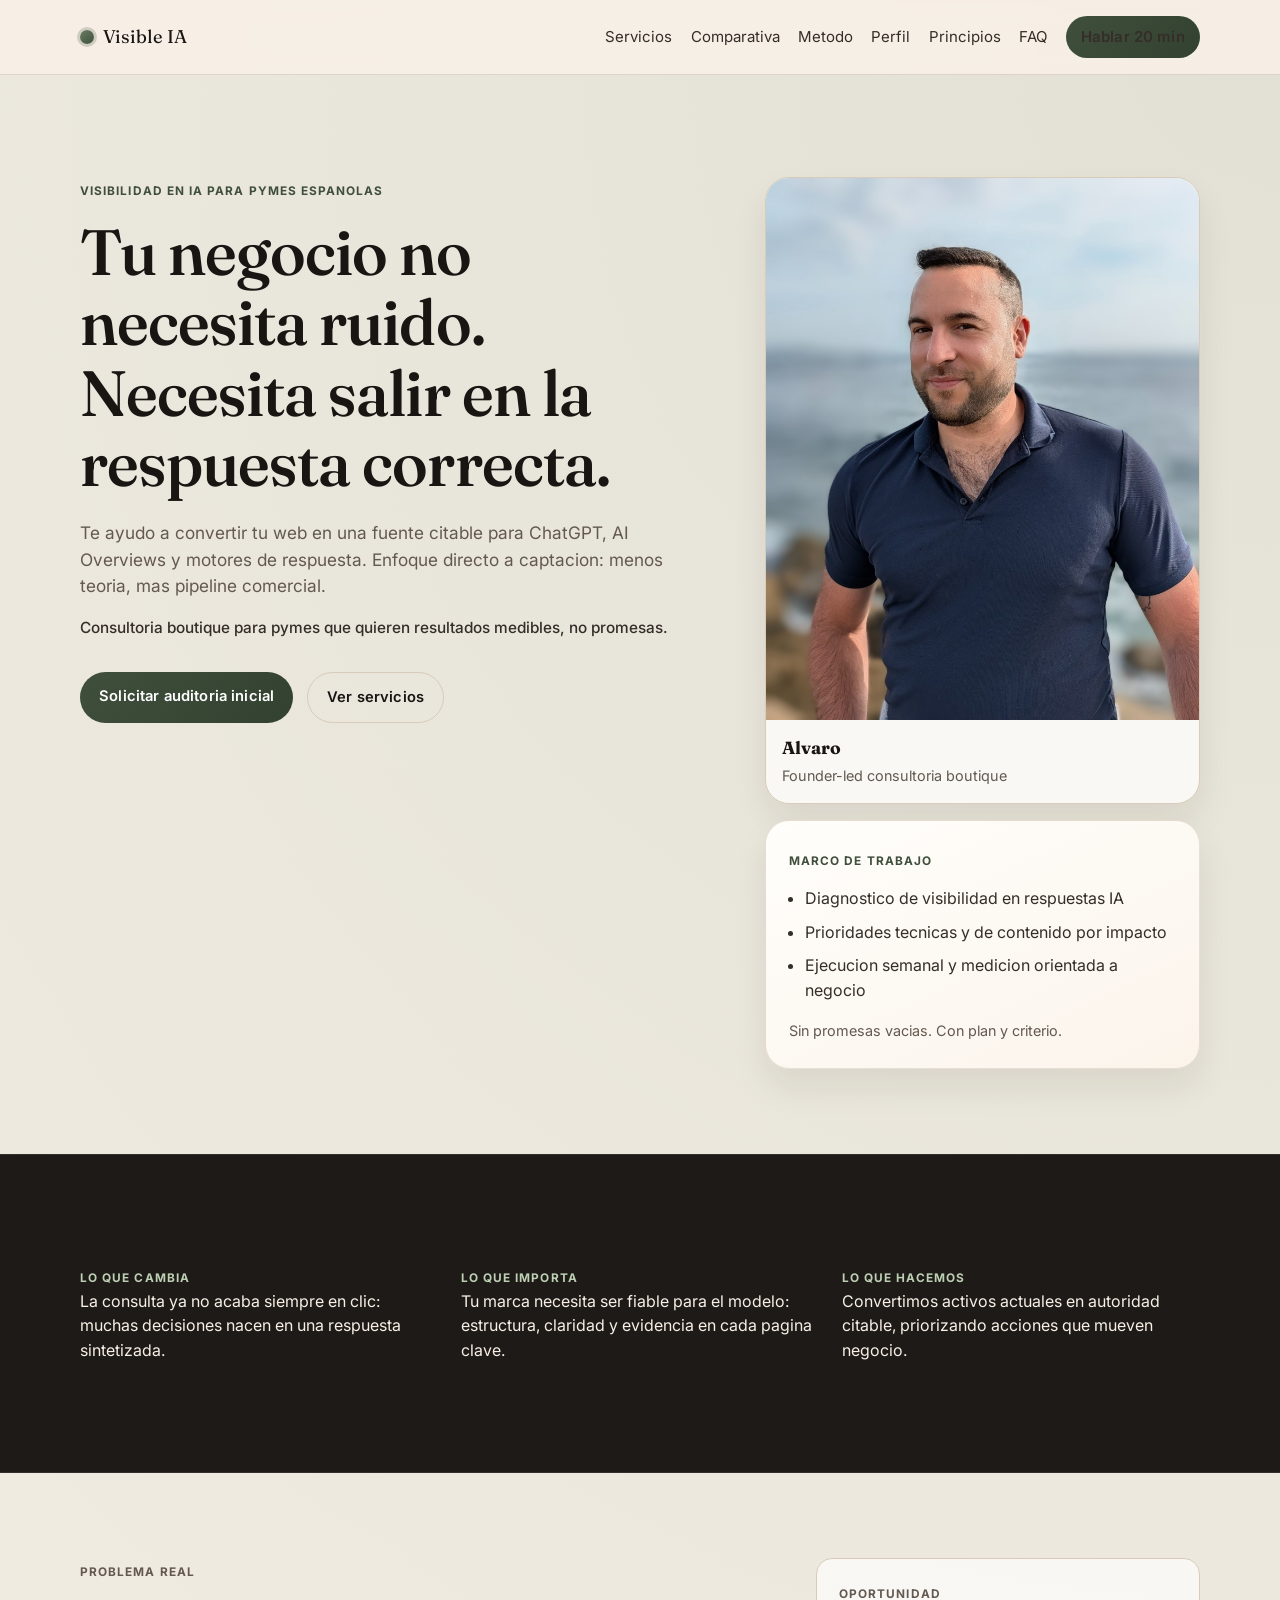
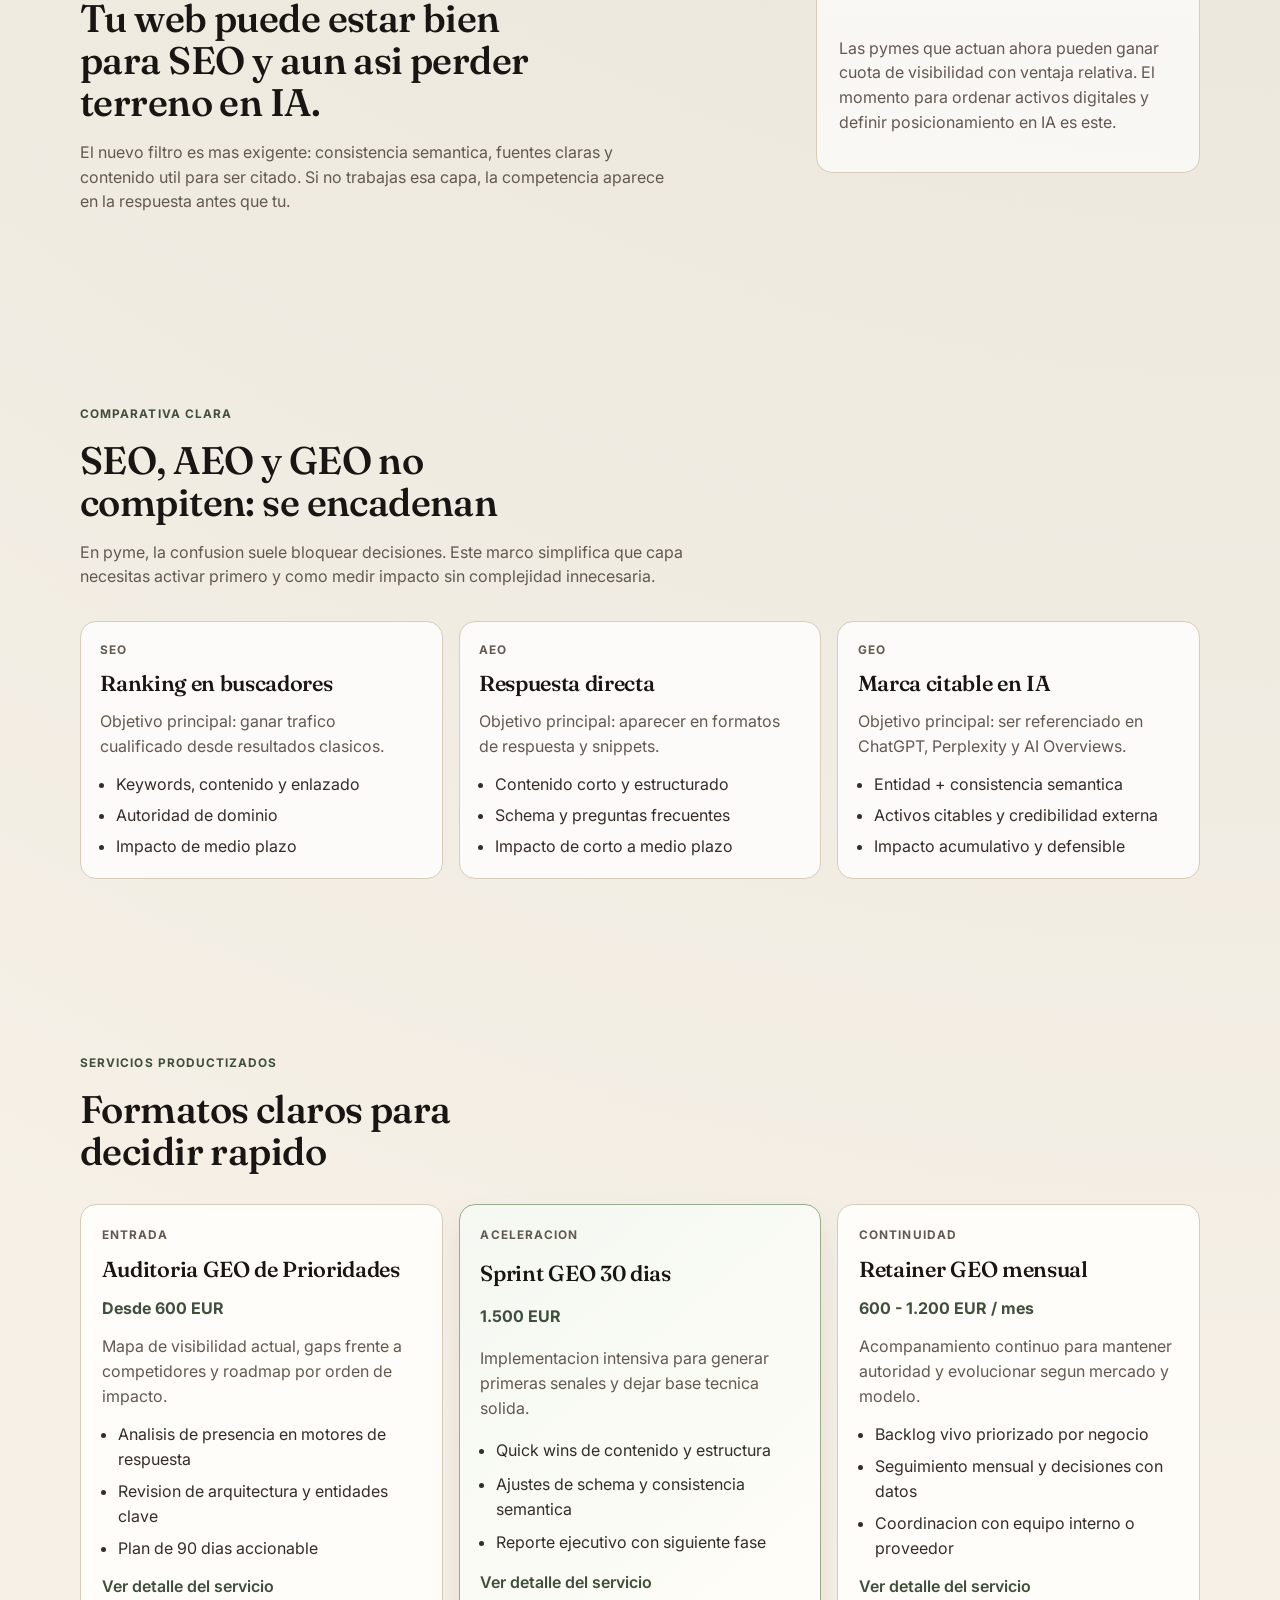
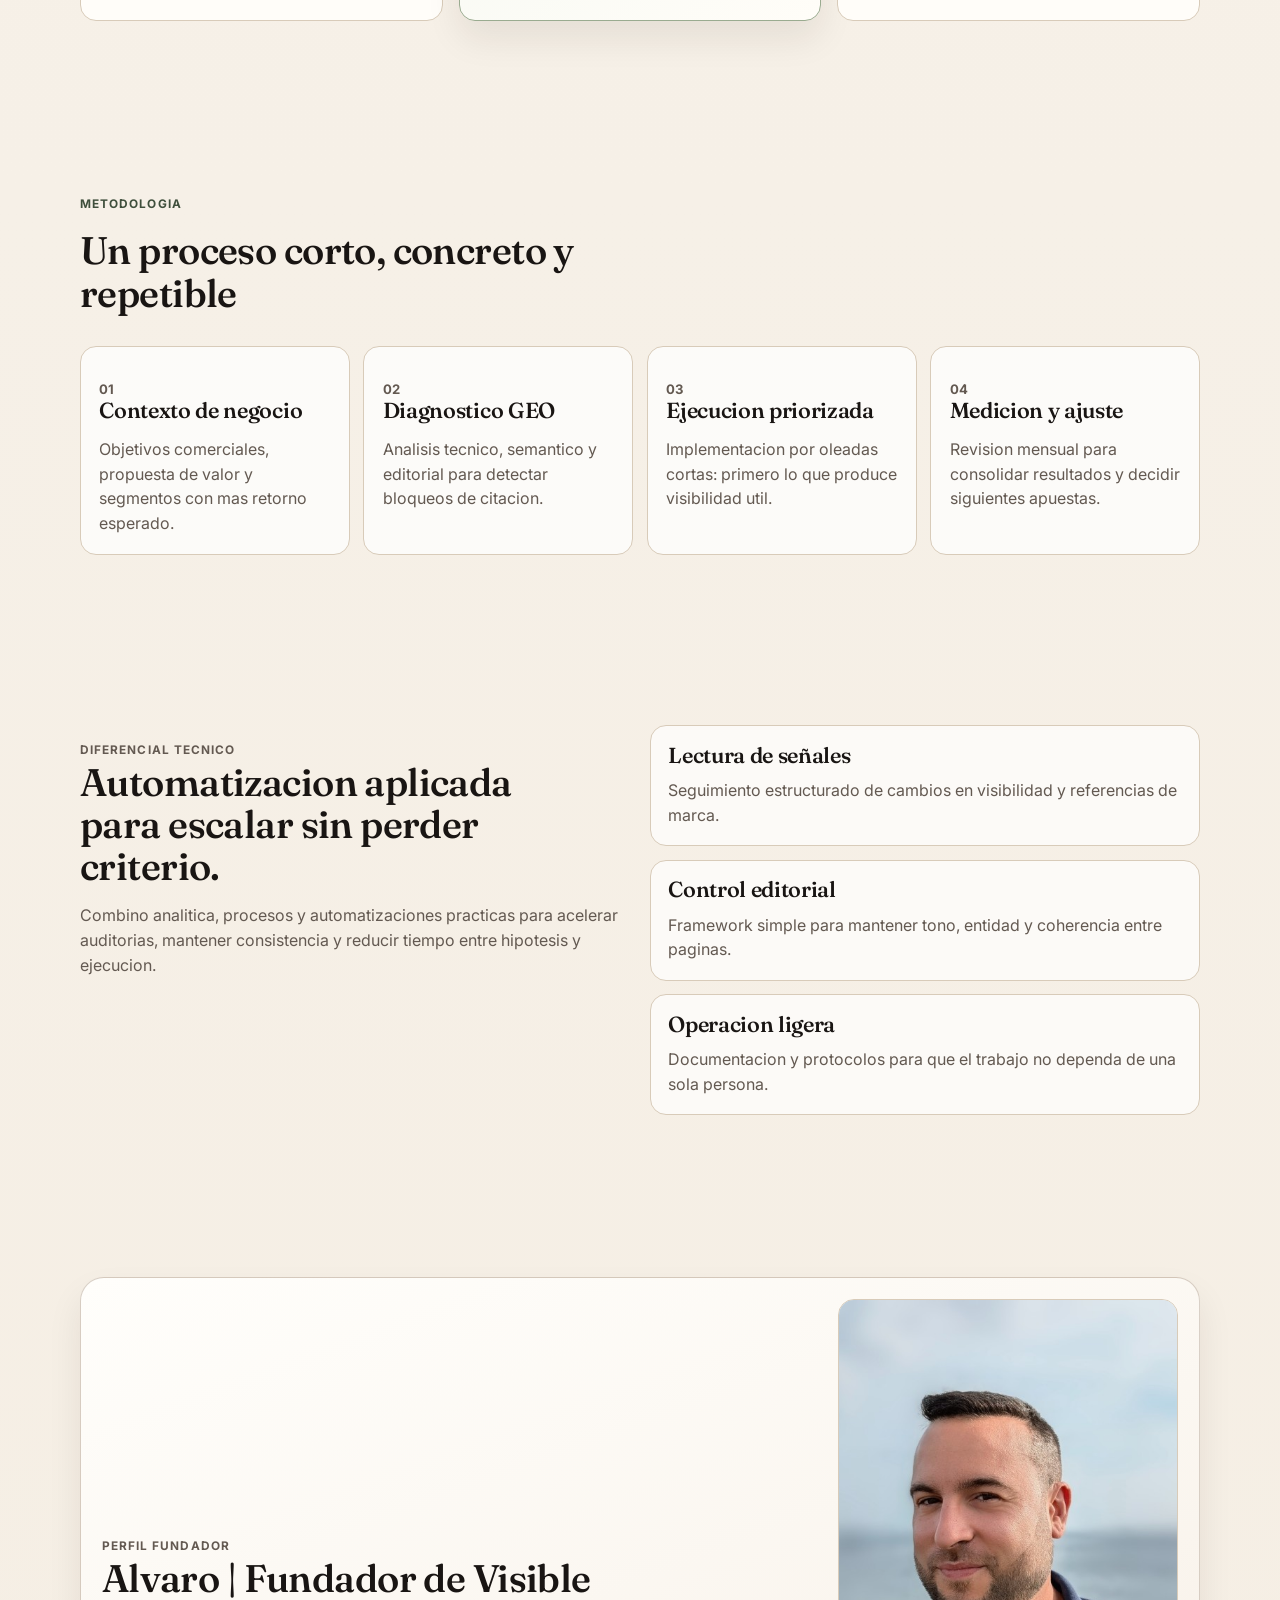
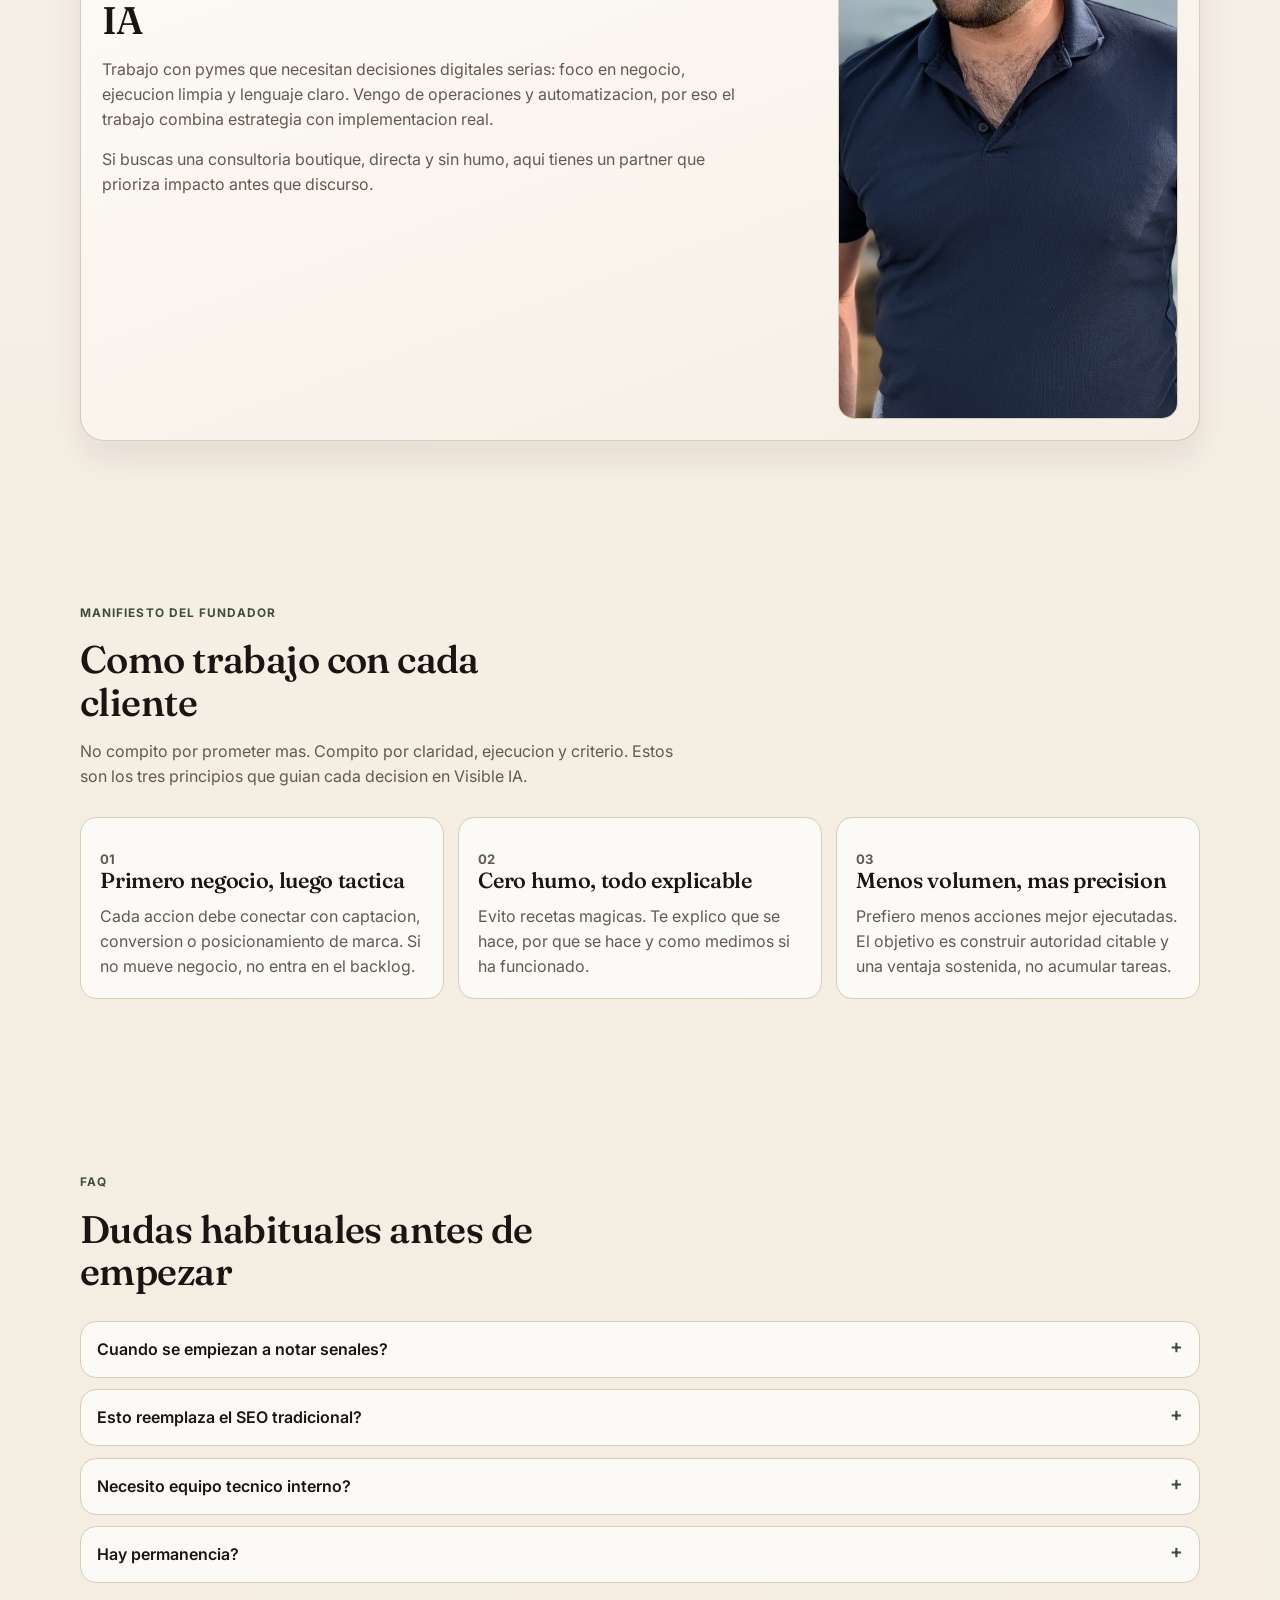
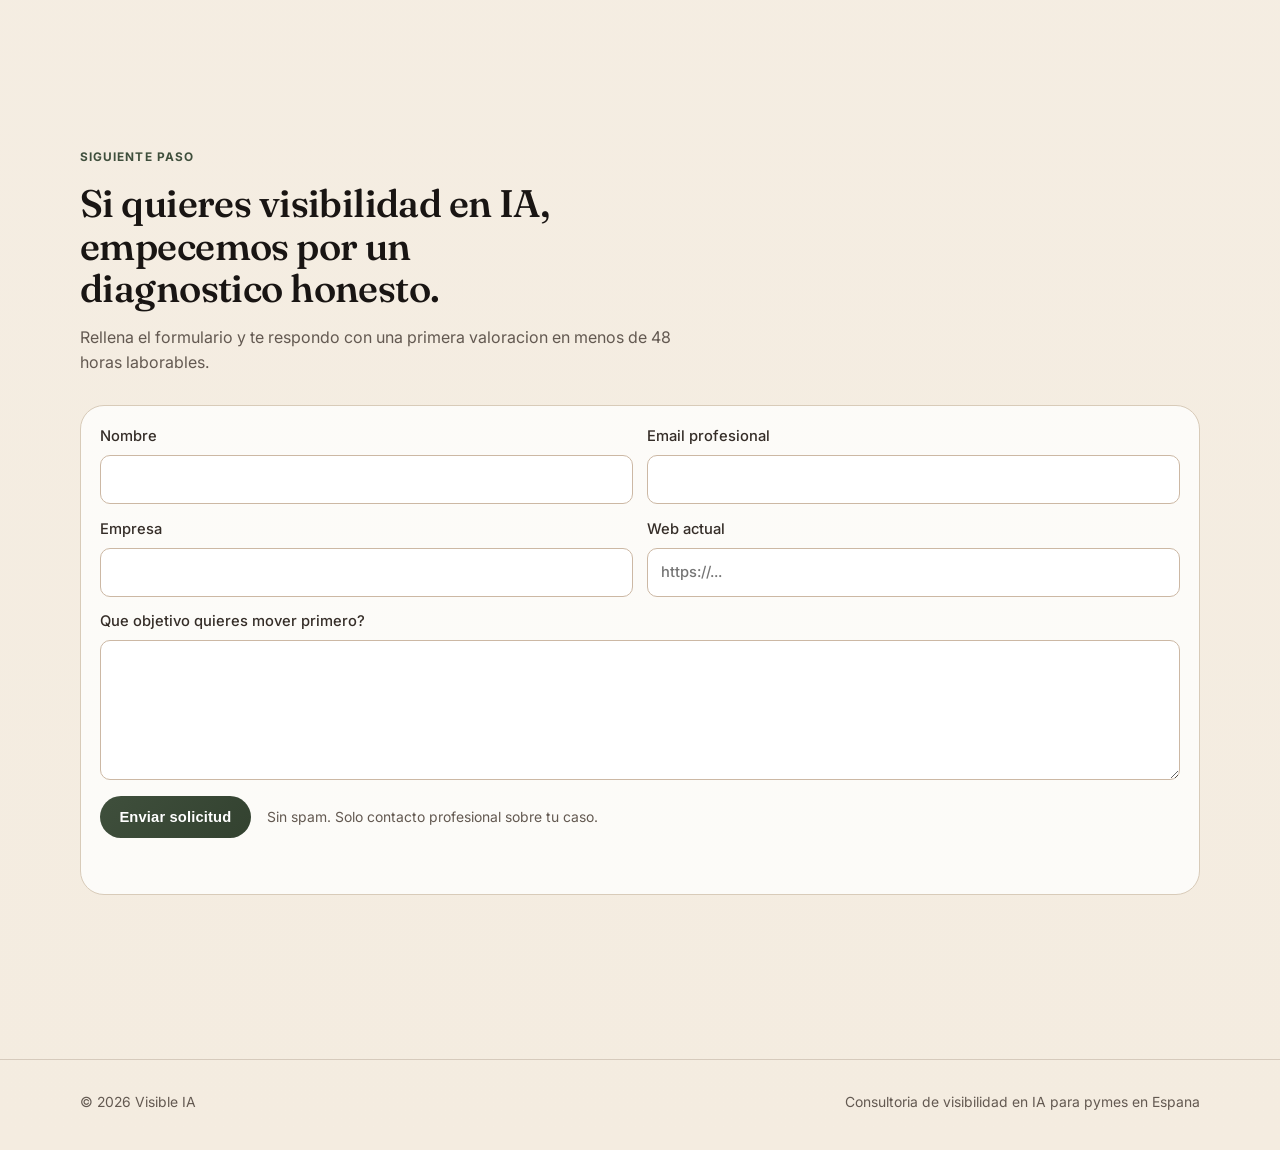
<file: index.html>
<!doctype html>
<html lang="es">
  <head>
    <meta charset="UTF-8" />
    <meta name="viewport" content="width=device-width, initial-scale=1.0" />
    <title>Visible IA | Consultoria de Visibilidad en IA para pymes</title>
    <meta
      name="description"
      content="Visible IA ayuda a pymes espanolas a ganar visibilidad en ChatGPT, Google AI Overviews y Perplexity con estrategia, ejecucion y foco en negocio."
    />
    <link rel="canonical" href="https://visibleia.es/" />
    <link rel="preconnect" href="https://fonts.googleapis.com" />
    <link rel="preconnect" href="https://fonts.gstatic.com" crossorigin />
    <link
      href="https://fonts.googleapis.com/css2?family=Fraunces:opsz,wght,SOFT,WONK@9..144,400..700,100,0..1&family=Inter:wght@400;500;600;700&display=swap"
      rel="stylesheet"
    />
    <link rel="stylesheet" href="./styles.css" />
    <script type="application/ld+json">
      {
        "@context": "https://schema.org",
        "@type": "ProfessionalService",
        "name": "Visible IA",
        "url": "https://visibleia.es/",
        "description": "Consultoria de visibilidad en IA para pymes espanolas.",
        "areaServed": "ES",
        "serviceType": "Consultoria de visibilidad en motores de respuesta IA",
        "founder": {
          "@type": "Person",
          "name": "Alvaro"
        }
      }
    </script>
  </head>
  <body>
    <a class="skip-link" href="#contenido">Saltar al contenido</a>
    <header class="topbar" id="inicio">
      <div class="shell topbar-inner">
        <a class="brand" href="#inicio" aria-label="Inicio Visible IA">
          <span class="brand-mark"></span>
          Visible IA
        </a>
        <button
          class="menu-toggle"
          type="button"
          aria-expanded="false"
          aria-controls="main-nav"
          aria-label="Abrir menu principal"
        >
          Menu
        </button>
        <nav id="main-nav" class="main-nav">
          <a href="#servicios">Servicios</a>
          <a href="#comparativa">Comparativa</a>
          <a href="#metodo">Metodo</a>
          <a href="#fundador">Perfil</a>
          <a href="#manifiesto">Principios</a>
          <a href="#faq">FAQ</a>
          <a href="#contacto" class="btn btn-small">Hablar 20 min</a>
        </nav>
      </div>
    </header>

    <main id="contenido">
      <section class="hero shell">
        <div class="hero-copy">
          <p class="eyebrow">Visibilidad en IA para pymes espanolas</p>
          <h1>Tu negocio no necesita ruido. Necesita salir en la respuesta correcta.</h1>
          <p class="lead">
            Te ayudo a convertir tu web en una fuente citable para ChatGPT, AI
            Overviews y motores de respuesta. Enfoque directo a captacion: menos
            teoria, mas pipeline comercial.
          </p>
          <p class="hero-proof">
            Consultoria boutique para pymes que quieren resultados medibles, no promesas.
          </p>
          <div class="hero-actions">
            <a class="btn" href="#contacto">Solicitar auditoria inicial</a>
            <a class="btn btn-ghost" href="#servicios">Ver servicios</a>
          </div>
        </div>
        <div class="hero-side">
          <figure class="portrait-card">
            <img
              src="./alvaro-visibleia.png"
              alt="Alvaro, fundador de Visible IA"
              width="540"
              height="720"
              loading="eager"
            />
            <figcaption>
              <strong>Alvaro</strong>
              <span>Founder-led consultoria boutique</span>
            </figcaption>
          </figure>
          <aside class="hero-panel" aria-label="Contexto de impacto GEO">
            <p class="panel-label">Marco de trabajo</p>
            <ul>
              <li>Diagnostico de visibilidad en respuestas IA</li>
              <li>Prioridades tecnicas y de contenido por impacto</li>
              <li>Ejecucion semanal y medicion orientada a negocio</li>
            </ul>
            <div class="panel-footnote">Sin promesas vacias. Con plan y criterio.</div>
          </aside>
        </div>
      </section>

      <section class="insights-band">
        <div class="shell insights-grid">
          <article>
            <p class="insight-kicker">Lo que cambia</p>
            <p>La consulta ya no acaba siempre en clic: muchas decisiones nacen en una respuesta sintetizada.</p>
          </article>
          <article>
            <p class="insight-kicker">Lo que importa</p>
            <p>Tu marca necesita ser fiable para el modelo: estructura, claridad y evidencia en cada pagina clave.</p>
          </article>
          <article>
            <p class="insight-kicker">Lo que hacemos</p>
            <p>Convertimos activos actuales en autoridad citable, priorizando acciones que mueven negocio.</p>
          </article>
        </div>
      </section>

      <section class="shell problem-opportunity" aria-labelledby="problema-oportunidad">
        <div>
          <p class="section-label">Problema real</p>
          <h2 id="problema-oportunidad">Tu web puede estar bien para SEO y aun asi perder terreno en IA.</h2>
          <p>
            El nuevo filtro es mas exigente: consistencia semantica, fuentes claras y contenido util para ser citado.
            Si no trabajas esa capa, la competencia aparece en la respuesta antes que tu.
          </p>
        </div>
        <div class="opportunity-card">
          <p class="section-label">Oportunidad</p>
          <p>
            Las pymes que actuan ahora pueden ganar cuota de visibilidad con ventaja relativa.
            El momento para ordenar activos digitales y definir posicionamiento en IA es este.
          </p>
        </div>
      </section>

      <section class="shell comparison" id="comparativa">
        <div class="section-head">
          <p class="section-label">Comparativa clara</p>
          <h2>SEO, AEO y GEO no compiten: se encadenan</h2>
          <p>
            En pyme, la confusion suele bloquear decisiones. Este marco simplifica que capa
            necesitas activar primero y como medir impacto sin complejidad innecesaria.
          </p>
        </div>
        <div class="comparison-grid" role="list" aria-label="Comparativa SEO AEO GEO">
          <article class="comparison-card" role="listitem">
            <p class="card-tag">SEO</p>
            <h3>Ranking en buscadores</h3>
            <p>Objetivo principal: ganar trafico cualificado desde resultados clasicos.</p>
            <ul>
              <li>Keywords, contenido y enlazado</li>
              <li>Autoridad de dominio</li>
              <li>Impacto de medio plazo</li>
            </ul>
          </article>
          <article class="comparison-card" role="listitem">
            <p class="card-tag">AEO</p>
            <h3>Respuesta directa</h3>
            <p>Objetivo principal: aparecer en formatos de respuesta y snippets.</p>
            <ul>
              <li>Contenido corto y estructurado</li>
              <li>Schema y preguntas frecuentes</li>
              <li>Impacto de corto a medio plazo</li>
            </ul>
          </article>
          <article class="comparison-card featured" role="listitem">
            <p class="card-tag">GEO</p>
            <h3>Marca citable en IA</h3>
            <p>Objetivo principal: ser referenciado en ChatGPT, Perplexity y AI Overviews.</p>
            <ul>
              <li>Entidad + consistencia semantica</li>
              <li>Activos citables y credibilidad externa</li>
              <li>Impacto acumulativo y defensible</li>
            </ul>
          </article>
        </div>
      </section>

      <section class="shell services" id="servicios">
        <div class="section-head">
          <p class="section-label">Servicios productizados</p>
          <h2>Formatos claros para decidir rapido</h2>
        </div>
        <div class="service-grid">
          <article class="service-card">
            <p class="card-tag">Entrada</p>
            <h3>Auditoria GEO de Prioridades</h3>
            <p class="price">Desde 600 EUR</p>
            <p>Mapa de visibilidad actual, gaps frente a competidores y roadmap por orden de impacto.</p>
            <ul>
              <li>Analisis de presencia en motores de respuesta</li>
              <li>Revision de arquitectura y entidades clave</li>
              <li>Plan de 90 dias accionable</li>
            </ul>
            <p><a class="link-service" href="./auditoria-visibilidad-ia.html">Ver detalle del servicio</a></p>
          </article>
          <article class="service-card featured">
            <p class="card-tag">Aceleracion</p>
            <h3>Sprint GEO 30 dias</h3>
            <p class="price">1.500 EUR</p>
            <p>Implementacion intensiva para generar primeras senales y dejar base tecnica solida.</p>
            <ul>
              <li>Quick wins de contenido y estructura</li>
              <li>Ajustes de schema y consistencia semantica</li>
              <li>Reporte ejecutivo con siguiente fase</li>
            </ul>
            <p><a class="link-service" href="./sprint-visibilidad-ia-30-dias.html">Ver detalle del servicio</a></p>
          </article>
          <article class="service-card">
            <p class="card-tag">Continuidad</p>
            <h3>Retainer GEO mensual</h3>
            <p class="price">600 - 1.200 EUR / mes</p>
            <p>Acompanamiento continuo para mantener autoridad y evolucionar segun mercado y modelo.</p>
            <ul>
              <li>Backlog vivo priorizado por negocio</li>
              <li>Seguimiento mensual y decisiones con datos</li>
              <li>Coordinacion con equipo interno o proveedor</li>
            </ul>
            <p><a class="link-service" href="./retainer-visibilidad-ia.html">Ver detalle del servicio</a></p>
          </article>
        </div>
      </section>

      <section class="shell method" id="metodo">
        <div class="section-head">
          <p class="section-label">Metodologia</p>
          <h2>Un proceso corto, concreto y repetible</h2>
        </div>
        <ol class="method-grid">
          <li>
            <p class="step-index">01</p>
            <h3>Contexto de negocio</h3>
            <p>Objetivos comerciales, propuesta de valor y segmentos con mas retorno esperado.</p>
          </li>
          <li>
            <p class="step-index">02</p>
            <h3>Diagnostico GEO</h3>
            <p>Analisis tecnico, semantico y editorial para detectar bloqueos de citacion.</p>
          </li>
          <li>
            <p class="step-index">03</p>
            <h3>Ejecucion priorizada</h3>
            <p>Implementacion por oleadas cortas: primero lo que produce visibilidad util.</p>
          </li>
          <li>
            <p class="step-index">04</p>
            <h3>Medicion y ajuste</h3>
            <p>Revision mensual para consolidar resultados y decidir siguientes apuestas.</p>
          </li>
        </ol>
      </section>

      <section class="shell technical-edge">
        <div class="edge-copy">
          <p class="section-label">Diferencial tecnico</p>
          <h2>Automatizacion aplicada para escalar sin perder criterio.</h2>
          <p>
            Combino analitica, procesos y automatizaciones practicas para acelerar auditorias,
            mantener consistencia y reducir tiempo entre hipotesis y ejecucion.
          </p>
        </div>
        <div class="edge-points">
          <article>
            <h3>Lectura de señales</h3>
            <p>Seguimiento estructurado de cambios en visibilidad y referencias de marca.</p>
          </article>
          <article>
            <h3>Control editorial</h3>
            <p>Framework simple para mantener tono, entidad y coherencia entre paginas.</p>
          </article>
          <article>
            <h3>Operacion ligera</h3>
            <p>Documentacion y protocolos para que el trabajo no dependa de una sola persona.</p>
          </article>
        </div>
      </section>

      <section class="shell founder" id="fundador">
        <div class="founder-card">
          <div class="founder-copy">
            <p class="section-label">Perfil fundador</p>
            <h2>Alvaro | Fundador de Visible IA</h2>
            <p>
              Trabajo con pymes que necesitan decisiones digitales serias: foco en negocio,
              ejecucion limpia y lenguaje claro. Vengo de operaciones y automatizacion, por eso
              el trabajo combina estrategia con implementacion real.
            </p>
            <p>
              Si buscas una consultoria boutique, directa y sin humo, aqui tienes un partner
              que prioriza impacto antes que discurso.
            </p>
          </div>
          <img
            class="founder-photo"
            src="./alvaro-visibleia.png"
            alt="Retrato profesional de Alvaro"
            width="540"
            height="720"
            loading="lazy"
          />
        </div>
      </section>

      <section class="shell manifesto" id="manifiesto">
        <div class="section-head">
          <p class="section-label">Manifiesto del fundador</p>
          <h2>Como trabajo con cada cliente</h2>
          <p>
            No compito por prometer mas. Compito por claridad, ejecucion y criterio.
            Estos son los tres principios que guian cada decision en Visible IA.
          </p>
        </div>
        <div class="manifesto-grid">
          <article>
            <p class="step-index">01</p>
            <h3>Primero negocio, luego tactica</h3>
            <p>
              Cada accion debe conectar con captacion, conversion o posicionamiento de marca.
              Si no mueve negocio, no entra en el backlog.
            </p>
          </article>
          <article>
            <p class="step-index">02</p>
            <h3>Cero humo, todo explicable</h3>
            <p>
              Evito recetas magicas. Te explico que se hace, por que se hace y como medimos
              si ha funcionado.
            </p>
          </article>
          <article>
            <p class="step-index">03</p>
            <h3>Menos volumen, mas precision</h3>
            <p>
              Prefiero menos acciones mejor ejecutadas. El objetivo es construir autoridad
              citable y una ventaja sostenida, no acumular tareas.
            </p>
          </article>
        </div>
      </section>

      <section class="shell faq" id="faq">
        <div class="section-head">
          <p class="section-label">FAQ</p>
          <h2>Dudas habituales antes de empezar</h2>
        </div>
        <div class="faq-list">
          <details>
            <summary>Cuando se empiezan a notar senales?</summary>
            <p>Depende del punto de partida, pero normalmente se ven cambios iniciales entre 4 y 8 semanas.</p>
          </details>
          <details>
            <summary>Esto reemplaza el SEO tradicional?</summary>
            <p>No. GEO se apoya en SEO, pero adapta activos para que tambien sean utiles en motores generativos.</p>
          </details>
          <details>
            <summary>Necesito equipo tecnico interno?</summary>
            <p>No es obligatorio. Podemos trabajar con tu equipo actual o con proveedores externos.</p>
          </details>
          <details>
            <summary>Hay permanencia?</summary>
            <p>No. Cada servicio tiene alcance y entregables definidos para que decidas por resultados.</p>
          </details>
        </div>
      </section>

      <section class="shell closing-cta" id="contacto">
        <div class="section-head">
          <p class="section-label">Siguiente paso</p>
          <h2>Si quieres visibilidad en IA, empecemos por un diagnostico honesto.</h2>
          <p>Rellena el formulario y te respondo con una primera valoracion en menos de 48 horas laborables.</p>
        </div>
        <form id="lead-form" novalidate>
          <div class="form-grid">
            <label>
              Nombre
              <input type="text" name="nombre" autocomplete="name" required />
            </label>
            <label>
              Email profesional
              <input type="email" name="email" autocomplete="email" required />
            </label>
            <label>
              Empresa
              <input type="text" name="empresa" autocomplete="organization" required />
            </label>
            <label>
              Web actual
              <input type="url" name="web" placeholder="https://..." />
            </label>
            <label class="full">
              Que objetivo quieres mover primero?
              <textarea name="objetivo" rows="5" required></textarea>
            </label>
          </div>
          <div class="form-actions">
            <button class="btn" type="submit">Enviar solicitud</button>
            <p class="microcopy">Sin spam. Solo contacto profesional sobre tu caso.</p>
          </div>
          <p id="form-message" class="form-message" role="status" aria-live="polite"></p>
        </form>
      </section>
    </main>

    <footer>
      <div class="shell footer-inner">
        <p>© <span id="year"></span> Visible IA</p>
        <p>Consultoria de visibilidad en IA para pymes en Espana</p>
      </div>
    </footer>

    <script src="./script.js"></script>
  </body>
</html>
</file>
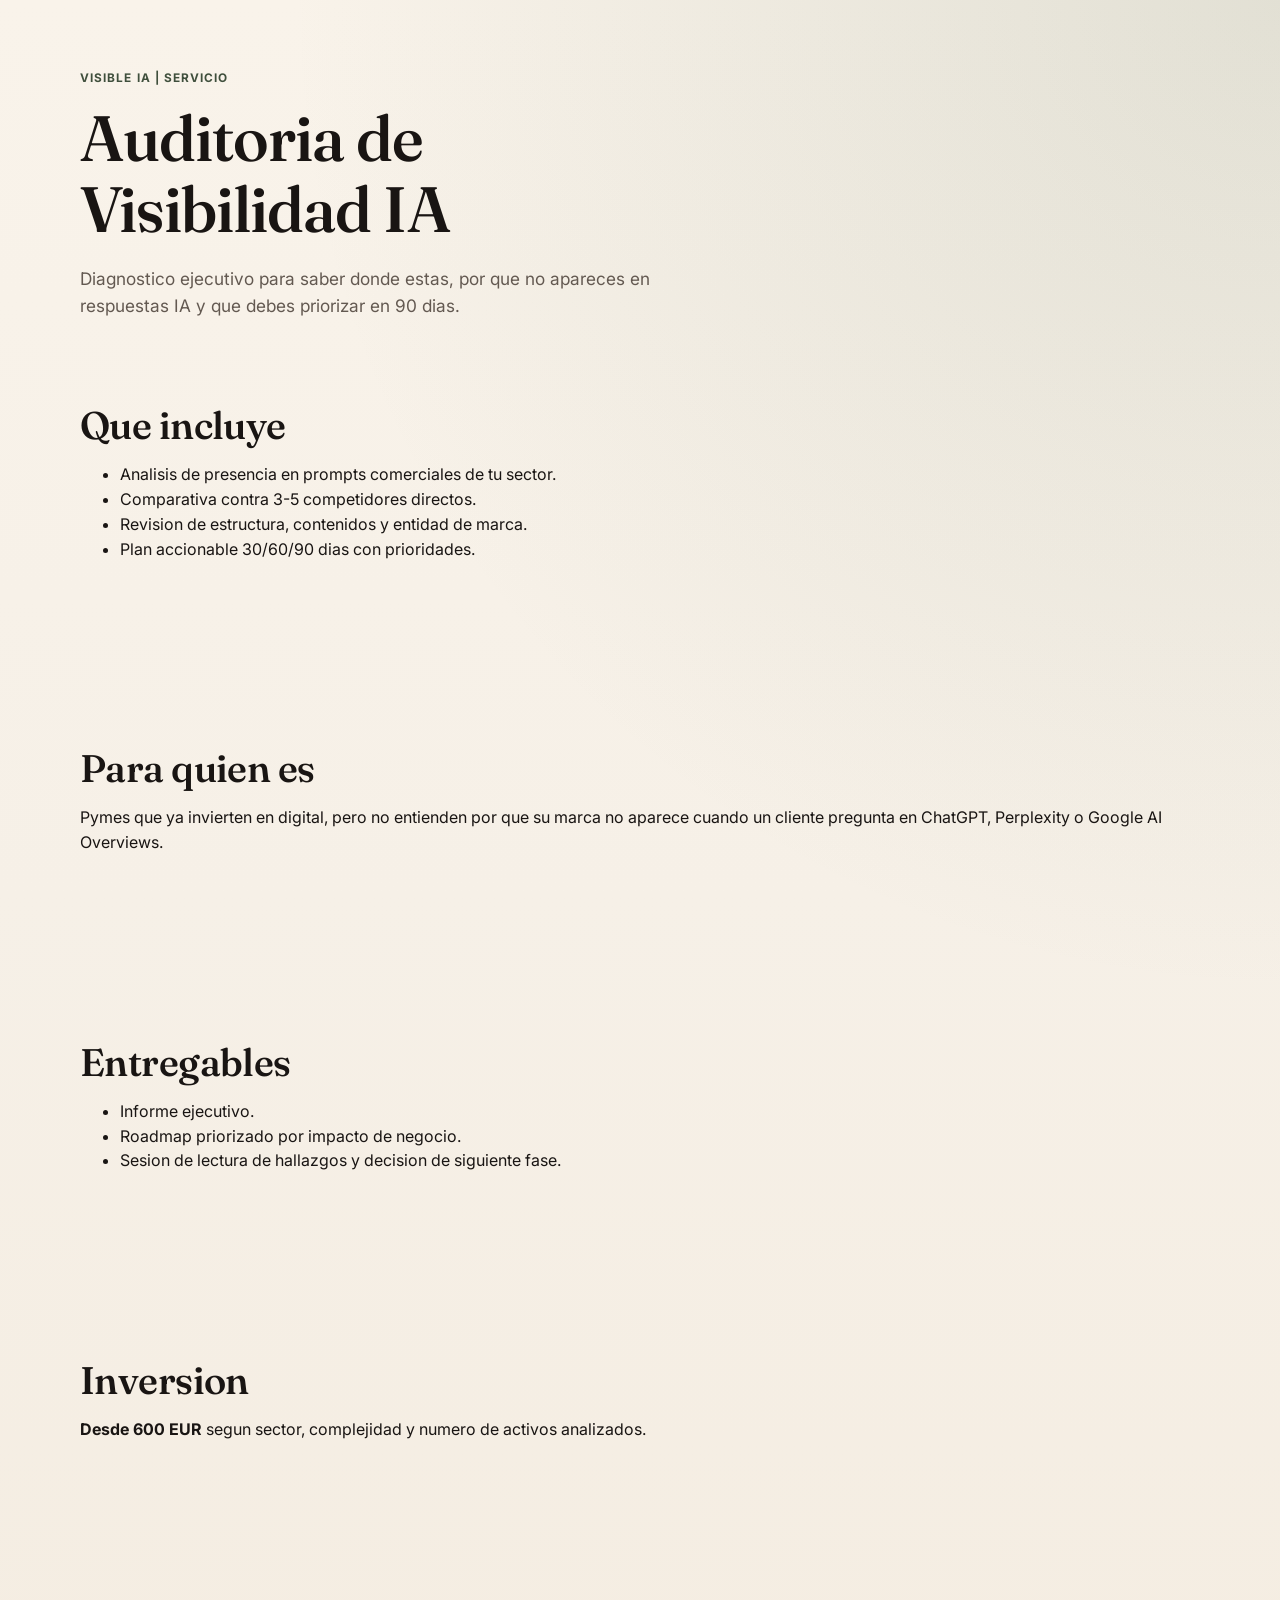
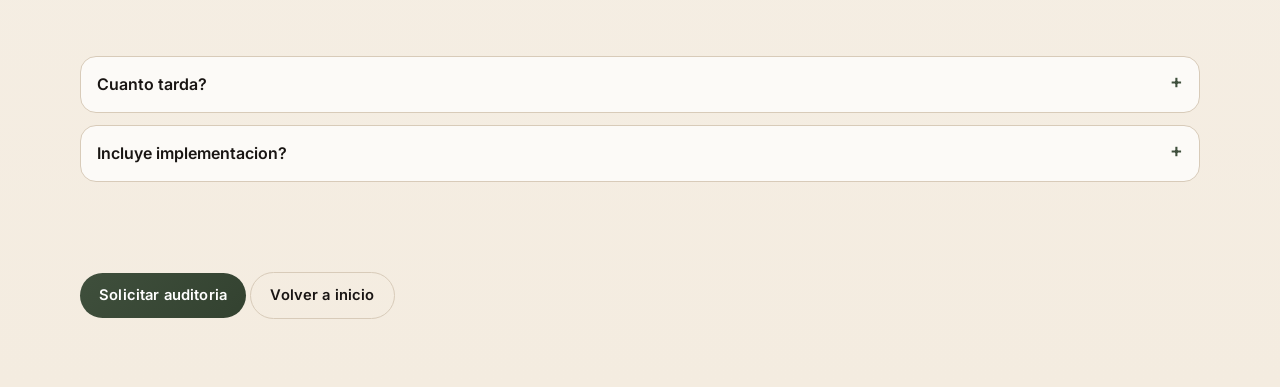
<file: auditoria-visibilidad-ia.html>
<!doctype html>
<html lang="es">
  <head>
    <meta charset="UTF-8" />
    <meta name="viewport" content="width=device-width, initial-scale=1.0" />
    <title>Auditoria de Visibilidad IA | Visible IA</title>
    <meta
      name="description"
      content="Auditoria de Visibilidad IA para pymes: diagnostico, gaps frente a competencia y plan 90 dias para mejorar presencia en ChatGPT, Perplexity y AI Overviews."
    />
    <link rel="canonical" href="https://visibleia.es/auditoria-visibilidad-ia" />
    <link rel="preconnect" href="https://fonts.googleapis.com" />
    <link rel="preconnect" href="https://fonts.gstatic.com" crossorigin />
    <link
      href="https://fonts.googleapis.com/css2?family=Fraunces:opsz,wght,SOFT,WONK@9..144,400..700,100,0..1&family=Inter:wght@400;500;600;700&display=swap"
      rel="stylesheet"
    />
    <link rel="stylesheet" href="./styles.css" />
  </head>
  <body>
    <main class="shell" style="padding: 4rem 0">
      <p class="eyebrow">Visible IA | Servicio</p>
      <h1>Auditoria de Visibilidad IA</h1>
      <p class="lead">
        Diagnostico ejecutivo para saber donde estas, por que no apareces en respuestas IA y
        que debes priorizar en 90 dias.
      </p>

      <section>
        <h2>Que incluye</h2>
        <ul>
          <li>Analisis de presencia en prompts comerciales de tu sector.</li>
          <li>Comparativa contra 3-5 competidores directos.</li>
          <li>Revision de estructura, contenidos y entidad de marca.</li>
          <li>Plan accionable 30/60/90 dias con prioridades.</li>
        </ul>
      </section>

      <section>
        <h2>Para quien es</h2>
        <p>
          Pymes que ya invierten en digital, pero no entienden por que su marca no aparece cuando
          un cliente pregunta en ChatGPT, Perplexity o Google AI Overviews.
        </p>
      </section>

      <section>
        <h2>Entregables</h2>
        <ul>
          <li>Informe ejecutivo.</li>
          <li>Roadmap priorizado por impacto de negocio.</li>
          <li>Sesion de lectura de hallazgos y decision de siguiente fase.</li>
        </ul>
      </section>

      <section>
        <h2>Inversion</h2>
        <p><strong>Desde 600 EUR</strong> segun sector, complejidad y numero de activos analizados.</p>
      </section>

      <section class="faq-list">
        <details>
          <summary>Cuanto tarda?</summary>
          <p>Normalmente 1 a 2 semanas desde kickoff.</p>
        </details>
        <details>
          <summary>Incluye implementacion?</summary>
          <p>La auditoria incluye plan de implementacion. La ejecucion puede hacerse contigo o conmigo.</p>
        </details>
      </section>

      <p>
        <a class="btn" href="./index.html#contacto">Solicitar auditoria</a>
        <a class="btn btn-ghost" href="./index.html">Volver a inicio</a>
      </p>
    </main>
  </body>
</html>
</file>
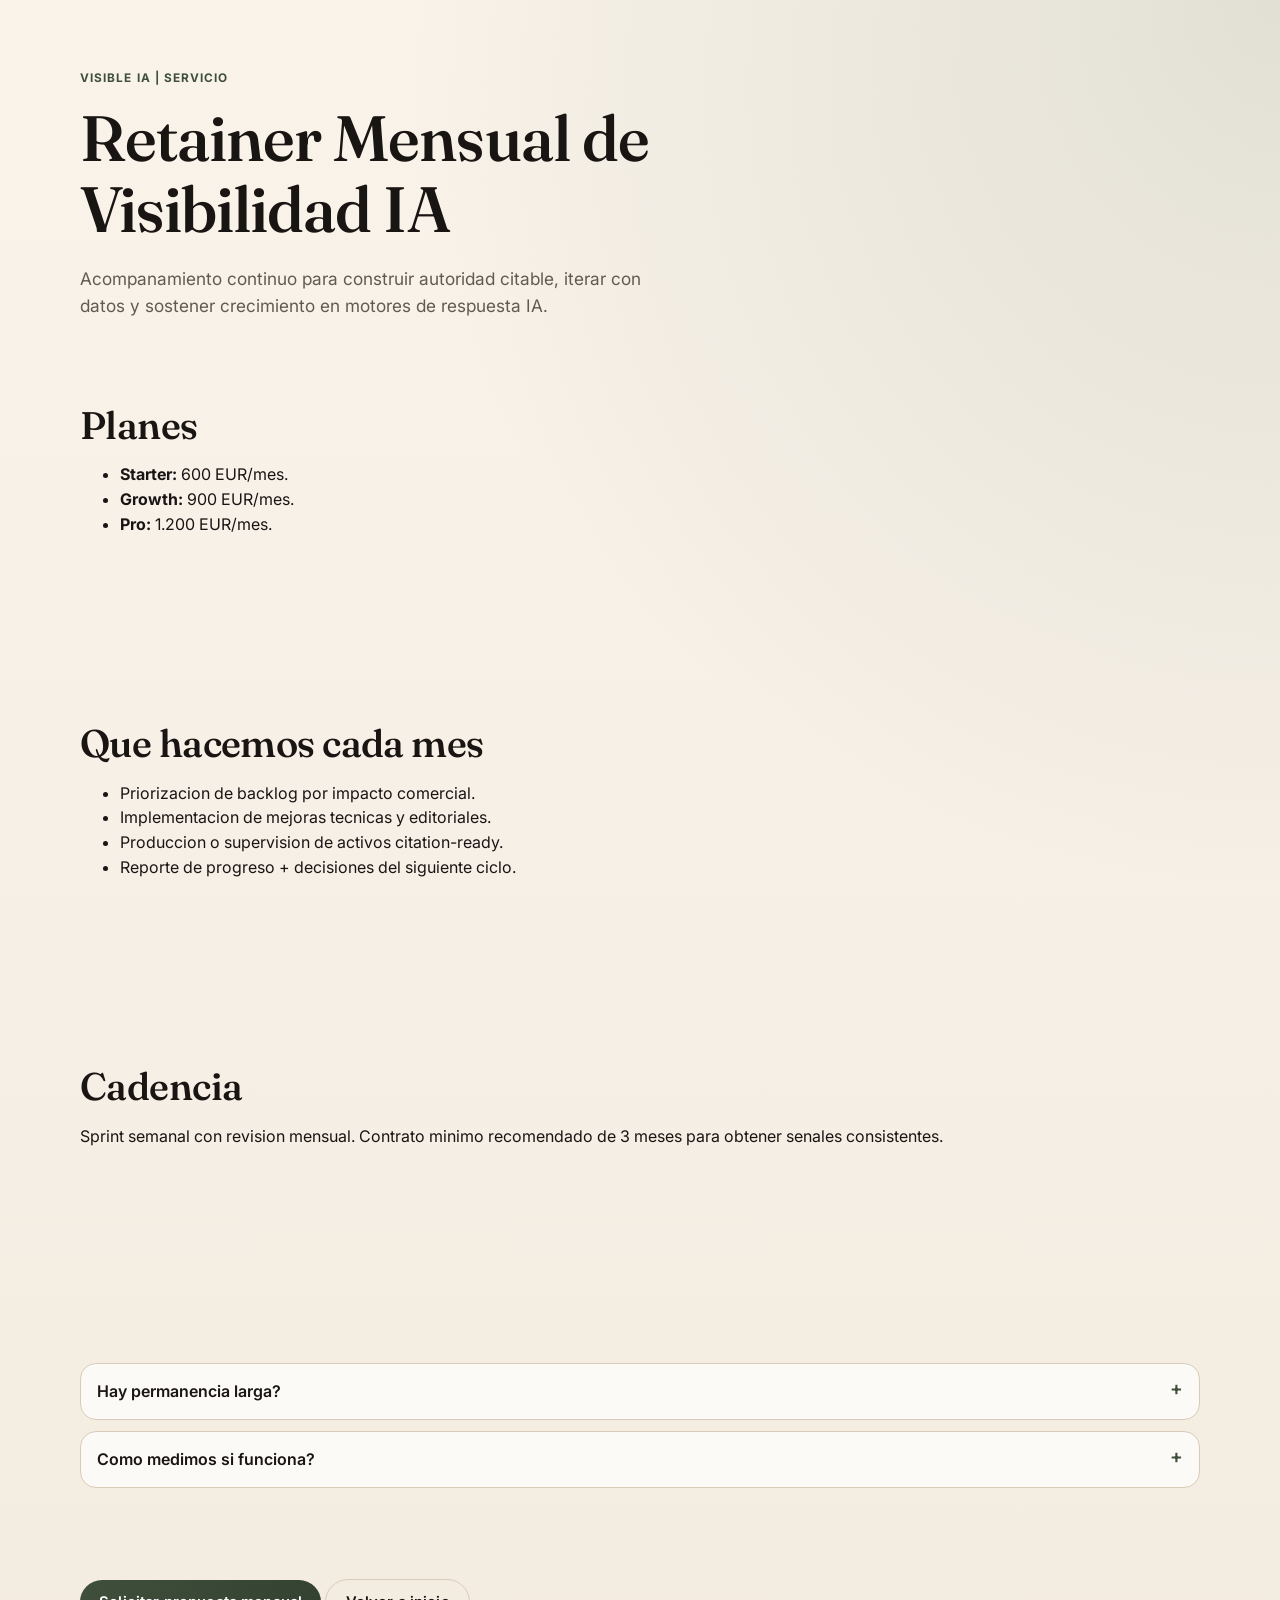
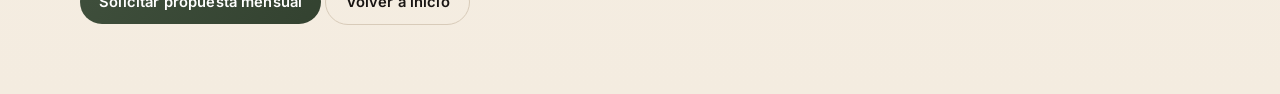
<file: retainer-visibilidad-ia.html>
<!doctype html>
<html lang="es">
  <head>
    <meta charset="UTF-8" />
    <meta name="viewport" content="width=device-width, initial-scale=1.0" />
    <title>Retainer de Visibilidad IA | Visible IA</title>
    <meta
      name="description"
      content="Retainer mensual de visibilidad en IA para pymes: mejora continua, ejecucion priorizada y reporting para crecer en ChatGPT, Perplexity y AI Overviews."
    />
    <link rel="canonical" href="https://visibleia.es/retainer-visibilidad-ia" />
    <link rel="preconnect" href="https://fonts.googleapis.com" />
    <link rel="preconnect" href="https://fonts.gstatic.com" crossorigin />
    <link
      href="https://fonts.googleapis.com/css2?family=Fraunces:opsz,wght,SOFT,WONK@9..144,400..700,100,0..1&family=Inter:wght@400;500;600;700&display=swap"
      rel="stylesheet"
    />
    <link rel="stylesheet" href="./styles.css" />
  </head>
  <body>
    <main class="shell" style="padding: 4rem 0">
      <p class="eyebrow">Visible IA | Servicio</p>
      <h1>Retainer Mensual de Visibilidad IA</h1>
      <p class="lead">
        Acompanamiento continuo para construir autoridad citable, iterar con datos y sostener
        crecimiento en motores de respuesta IA.
      </p>

      <section>
        <h2>Planes</h2>
        <ul>
          <li><strong>Starter:</strong> 600 EUR/mes.</li>
          <li><strong>Growth:</strong> 900 EUR/mes.</li>
          <li><strong>Pro:</strong> 1.200 EUR/mes.</li>
        </ul>
      </section>

      <section>
        <h2>Que hacemos cada mes</h2>
        <ul>
          <li>Priorizacion de backlog por impacto comercial.</li>
          <li>Implementacion de mejoras tecnicas y editoriales.</li>
          <li>Produccion o supervision de activos citation-ready.</li>
          <li>Reporte de progreso + decisiones del siguiente ciclo.</li>
        </ul>
      </section>

      <section>
        <h2>Cadencia</h2>
        <p>
          Sprint semanal con revision mensual. Contrato minimo recomendado de 3 meses para obtener
          senales consistentes.
        </p>
      </section>

      <section class="faq-list">
        <details>
          <summary>Hay permanencia larga?</summary>
          <p>El minimo recomendado es 3 meses por la naturaleza acumulativa del canal.</p>
        </details>
        <details>
          <summary>Como medimos si funciona?</summary>
          <p>
            Seguimos presencia en prompts objetivo, citaciones de marca, trafico y conversiones
            relacionadas con activos mejorados.
          </p>
        </details>
      </section>

      <p>
        <a class="btn" href="./index.html#contacto">Solicitar propuesta mensual</a>
        <a class="btn btn-ghost" href="./index.html">Volver a inicio</a>
      </p>
    </main>
  </body>
</html>
</file>
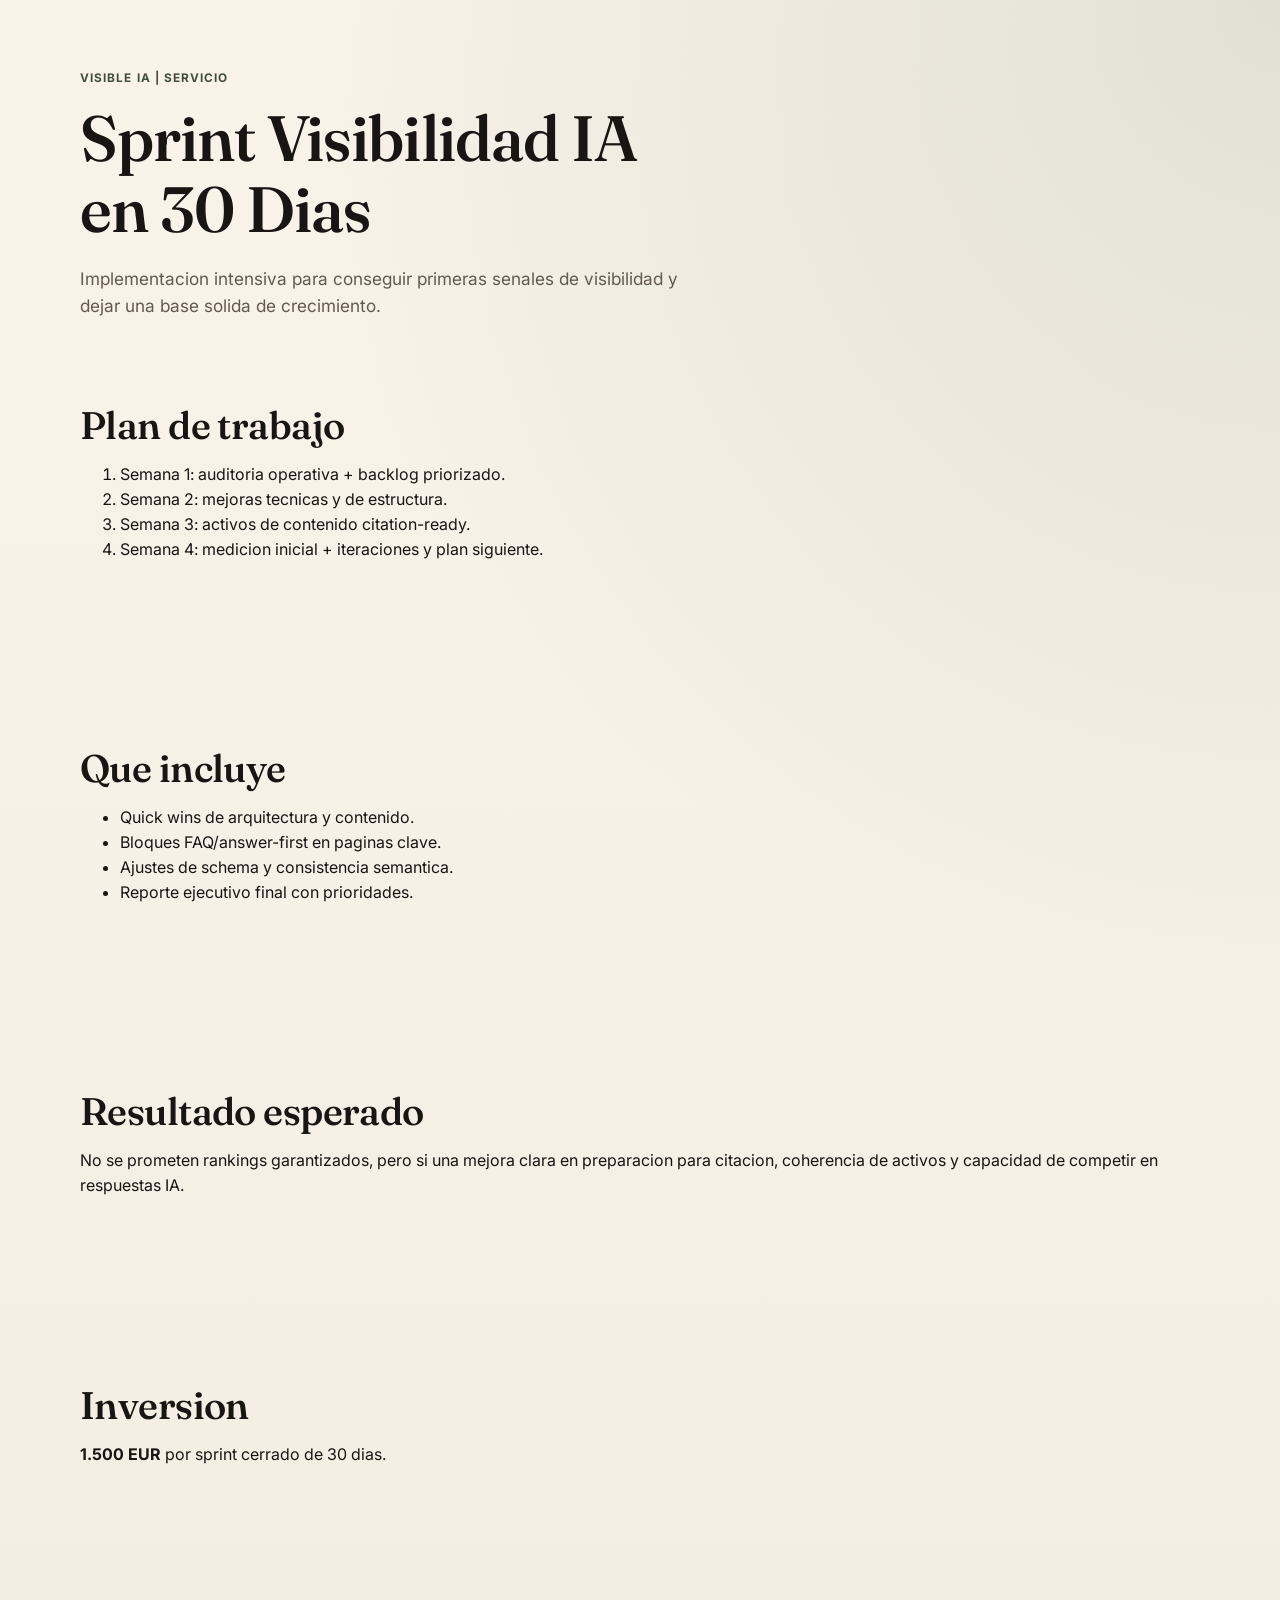
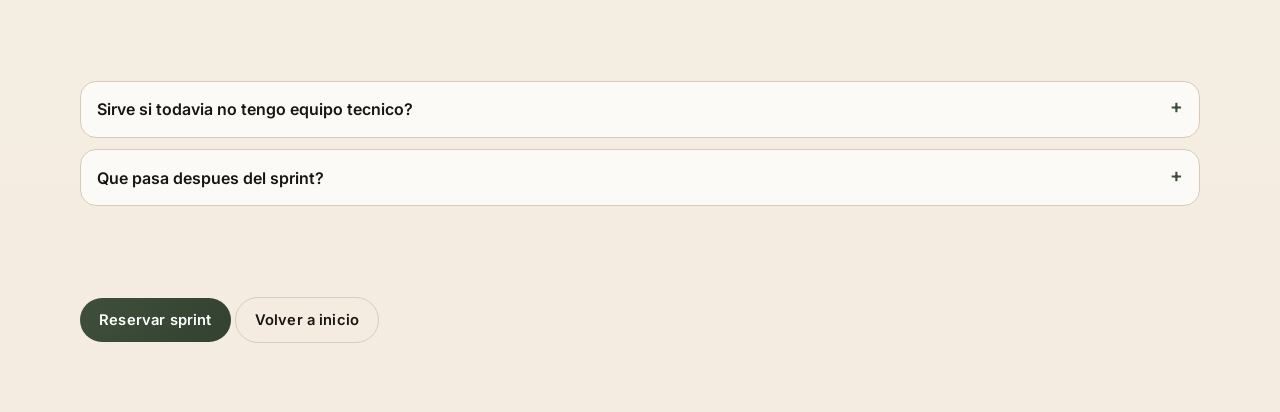
<file: sprint-visibilidad-ia-30-dias.html>
<!doctype html>
<html lang="es">
  <head>
    <meta charset="UTF-8" />
    <meta name="viewport" content="width=device-width, initial-scale=1.0" />
    <title>Sprint Visibilidad IA 30 Dias | Visible IA</title>
    <meta
      name="description"
      content="Sprint de 30 dias para mejorar visibilidad en IA: implementacion rapida, quick wins y base tecnica/editorial para aparecer en respuestas de IA."
    />
    <link rel="canonical" href="https://visibleia.es/sprint-visibilidad-ia-30-dias" />
    <link rel="preconnect" href="https://fonts.googleapis.com" />
    <link rel="preconnect" href="https://fonts.gstatic.com" crossorigin />
    <link
      href="https://fonts.googleapis.com/css2?family=Fraunces:opsz,wght,SOFT,WONK@9..144,400..700,100,0..1&family=Inter:wght@400;500;600;700&display=swap"
      rel="stylesheet"
    />
    <link rel="stylesheet" href="./styles.css" />
  </head>
  <body>
    <main class="shell" style="padding: 4rem 0">
      <p class="eyebrow">Visible IA | Servicio</p>
      <h1>Sprint Visibilidad IA en 30 Dias</h1>
      <p class="lead">
        Implementacion intensiva para conseguir primeras senales de visibilidad y dejar una base
        solida de crecimiento.
      </p>

      <section>
        <h2>Plan de trabajo</h2>
        <ol>
          <li>Semana 1: auditoria operativa + backlog priorizado.</li>
          <li>Semana 2: mejoras tecnicas y de estructura.</li>
          <li>Semana 3: activos de contenido citation-ready.</li>
          <li>Semana 4: medicion inicial + iteraciones y plan siguiente.</li>
        </ol>
      </section>

      <section>
        <h2>Que incluye</h2>
        <ul>
          <li>Quick wins de arquitectura y contenido.</li>
          <li>Bloques FAQ/answer-first en paginas clave.</li>
          <li>Ajustes de schema y consistencia semantica.</li>
          <li>Reporte ejecutivo final con prioridades.</li>
        </ul>
      </section>

      <section>
        <h2>Resultado esperado</h2>
        <p>
          No se prometen rankings garantizados, pero si una mejora clara en preparacion para
          citacion, coherencia de activos y capacidad de competir en respuestas IA.
        </p>
      </section>

      <section>
        <h2>Inversion</h2>
        <p><strong>1.500 EUR</strong> por sprint cerrado de 30 dias.</p>
      </section>

      <section class="faq-list">
        <details>
          <summary>Sirve si todavia no tengo equipo tecnico?</summary>
          <p>Si. Se puede ejecutar con tus recursos actuales y priorizar acciones de menor friccion.</p>
        </details>
        <details>
          <summary>Que pasa despues del sprint?</summary>
          <p>Decides si continuar con retainer mensual o ejecutar internamente el roadmap.</p>
        </details>
      </section>

      <p>
        <a class="btn" href="./index.html#contacto">Reservar sprint</a>
        <a class="btn btn-ghost" href="./index.html">Volver a inicio</a>
      </p>
    </main>
  </body>
</html>
</file>
<file: styles.css>
:root {
  --cream: #f6f0e7;
  --cream-deep: #eadfce;
  --ink: #191513;
  --ink-soft: #352d28;
  --muted: #635951;
  --accent: #3f4f3c;
  --accent-soft: #6b7d63;
  --line: #d8cbb9;
  --card: #fffdf9;
  --ok: #2d6c4a;
  --error: #9d2c2c;
  --radius-s: 10px;
  --radius-m: 16px;
  --radius-l: 24px;
  --shadow: 0 18px 35px rgba(33, 23, 13, 0.08);
}

*,
*::before,
*::after {
  box-sizing: border-box;
}

html {
  scroll-behavior: smooth;
}

body {
  margin: 0;
  font-family: "Inter", sans-serif;
  color: var(--ink);
  line-height: 1.55;
  background:
    radial-gradient(circle at top right, rgba(107, 125, 99, 0.16), transparent 42%),
    linear-gradient(180deg, #f9f3ea 0%, var(--cream) 45%, #f4ece0 100%);
}

a {
  color: inherit;
}

.shell {
  width: min(1120px, 92vw);
  margin: 0 auto;
}

.skip-link {
  position: absolute;
  left: 1rem;
  top: -6rem;
  padding: 0.6rem 0.8rem;
  background: var(--ink);
  color: #fff;
  border-radius: var(--radius-s);
  text-decoration: none;
  z-index: 10;
}

.skip-link:focus-visible {
  top: 1rem;
}

.topbar {
  position: sticky;
  top: 0;
  z-index: 5;
  border-bottom: 1px solid rgba(129, 105, 86, 0.2);
  background: rgba(248, 241, 231, 0.87);
  backdrop-filter: blur(10px);
}

.topbar-inner {
  min-height: 74px;
  display: flex;
  align-items: center;
  justify-content: space-between;
  gap: 1rem;
}

.brand {
  display: inline-flex;
  align-items: center;
  gap: 0.55rem;
  text-decoration: none;
  font-family: "Fraunces", serif;
  font-size: 1.15rem;
}

.brand-mark {
  width: 14px;
  aspect-ratio: 1;
  border-radius: 50%;
  background: linear-gradient(140deg, var(--accent-soft), var(--accent));
  box-shadow: 0 0 0 3px rgba(63, 79, 60, 0.22);
}

.main-nav {
  display: flex;
  align-items: center;
  gap: 1.15rem;
}

.main-nav a {
  text-decoration: none;
  font-size: 0.94rem;
  color: var(--ink-soft);
  transition: color 0.25s ease;
}

.main-nav a:hover {
  color: var(--ink);
}

.menu-toggle {
  display: none;
  border: 1px solid var(--line);
  background: #fff;
  color: var(--ink);
  border-radius: 999px;
  padding: 0.45rem 0.85rem;
  font: inherit;
  font-size: 0.9rem;
}

main section {
  padding: 5.3rem 0;
}

h1,
h2,
h3 {
  margin: 0;
  font-family: "Fraunces", serif;
  font-weight: 550;
  letter-spacing: -0.015em;
  line-height: 1.1;
}

h1 {
  font-size: clamp(2rem, 5vw, 4.35rem);
  max-width: 14ch;
}

h2 {
  font-size: clamp(1.55rem, 3vw, 2.65rem);
  max-width: 20ch;
}

h3 {
  font-size: clamp(1.2rem, 1.7vw, 1.55rem);
}

.eyebrow,
.section-label,
.insight-kicker,
.panel-label,
.card-tag {
  display: inline-flex;
  margin: 0 0 1rem;
  text-transform: uppercase;
  letter-spacing: 0.09em;
  font-size: 0.74rem;
  font-weight: 700;
  color: var(--accent);
}

.lead {
  max-width: 55ch;
  font-size: 1.08rem;
  color: var(--muted);
  margin: 1.35rem 0 0;
}

.hero-proof {
  margin: 1rem 0 0;
  color: var(--ink-soft);
  font-size: 0.96rem;
  font-weight: 500;
}

.hero {
  display: grid;
  grid-template-columns: 1.2fr 0.8fr;
  gap: 2rem;
  align-items: start;
  padding-top: 6.4rem;
}

.hero-side {
  display: grid;
  gap: 1rem;
}

.portrait-card {
  margin: 0;
  background: rgba(255, 255, 255, 0.74);
  border: 1px solid var(--line);
  border-radius: var(--radius-l);
  overflow: hidden;
  box-shadow: var(--shadow);
}

.portrait-card img {
  display: block;
  width: 100%;
  height: auto;
  object-fit: cover;
  aspect-ratio: 4 / 5;
}

.portrait-card figcaption {
  display: grid;
  gap: 0.2rem;
  padding: 0.9rem 1rem 1rem;
}

.portrait-card figcaption strong {
  font-family: "Fraunces", serif;
  font-size: 1.1rem;
}

.portrait-card figcaption span {
  color: var(--muted);
  font-size: 0.9rem;
}

.hero-actions {
  margin-top: 2rem;
  display: flex;
  flex-wrap: wrap;
  gap: 0.85rem;
}

.btn {
  appearance: none;
  border: 0;
  border-radius: 999px;
  background: linear-gradient(130deg, var(--accent), #334230);
  color: #fff;
  padding: 0.82rem 1.2rem;
  text-decoration: none;
  font-size: 0.92rem;
  font-weight: 600;
  letter-spacing: 0.01em;
  cursor: pointer;
  transition:
    transform 0.25s ease,
    box-shadow 0.25s ease,
    background 0.25s ease;
}

.btn:hover {
  transform: translateY(-2px);
  box-shadow: 0 12px 24px rgba(51, 66, 48, 0.3);
}

.btn:focus-visible,
input:focus-visible,
textarea:focus-visible,
.menu-toggle:focus-visible,
summary:focus-visible {
  outline: 3px solid rgba(63, 79, 60, 0.36);
  outline-offset: 2px;
}

.btn-small {
  padding: 0.58rem 0.95rem;
}

.btn-ghost {
  background: transparent;
  border: 1px solid var(--line);
  color: var(--ink);
}

.btn-ghost:hover {
  box-shadow: none;
  background: rgba(255, 255, 255, 0.75);
}

.hero-panel {
  background: linear-gradient(155deg, #fffefb 0%, #fbf4eb 100%);
  border: 1px solid rgba(157, 127, 102, 0.23);
  border-radius: var(--radius-l);
  padding: 1.6rem 1.45rem;
  box-shadow: var(--shadow);
}

.hero-panel ul {
  margin: 0;
  padding-left: 1rem;
  color: var(--ink-soft);
  display: grid;
  gap: 0.55rem;
}

.panel-footnote {
  margin-top: 1.1rem;
  color: var(--muted);
  font-size: 0.9rem;
}

.insights-band {
  background: rgba(22, 18, 15, 0.96);
  color: #f8f0e6;
  border-block: 1px solid rgba(255, 255, 255, 0.09);
}

.insights-grid {
  display: grid;
  grid-template-columns: repeat(3, minmax(0, 1fr));
  gap: 1.4rem;
}

.insights-grid article {
  padding: 1.5rem 0;
}

.insight-kicker {
  color: #bdd0b4;
  margin-bottom: 0.6rem;
}

.insights-grid p {
  margin: 0;
}

.problem-opportunity {
  display: grid;
  grid-template-columns: 1.3fr 0.7fr;
  gap: 1.5rem;
  align-items: start;
}

.problem-opportunity p {
  max-width: 60ch;
  color: var(--muted);
}

.opportunity-card {
  padding: 1.35rem;
  border-radius: var(--radius-m);
  border: 1px solid var(--line);
  background: rgba(255, 255, 255, 0.68);
}

.section-head {
  max-width: 68ch;
}

.section-head > p:last-child {
  margin-top: 1rem;
  color: var(--muted);
  max-width: 62ch;
}

.service-grid {
  margin-top: 2rem;
  display: grid;
  grid-template-columns: repeat(3, minmax(0, 1fr));
  gap: 1rem;
}

.comparison-grid {
  margin-top: 2rem;
  display: grid;
  grid-template-columns: repeat(3, minmax(0, 1fr));
  gap: 1rem;
}

.comparison-card {
  border: 1px solid var(--line);
  border-radius: var(--radius-m);
  background: rgba(255, 255, 255, 0.8);
  padding: 1.2rem;
  display: grid;
  gap: 0.8rem;
}

.comparison-card p {
  margin: 0;
  color: var(--muted);
}

.comparison-card ul {
  margin: 0;
  padding-left: 1rem;
  color: var(--ink-soft);
  display: grid;
  gap: 0.4rem;
}

.service-card {
  border: 1px solid var(--line);
  border-radius: var(--radius-m);
  background: var(--card);
  padding: 1.3rem;
  display: grid;
  gap: 0.85rem;
  transition:
    transform 0.3s ease,
    border-color 0.3s ease;
}

.service-card:hover {
  transform: translateY(-4px);
  border-color: #c4ad97;
}

.service-card .price {
  margin: 0;
  font-weight: 700;
  color: var(--accent);
}

.service-card p {
  margin: 0;
  color: var(--muted);
}

.service-card ul {
  margin: 0;
  padding-left: 1rem;
  color: var(--ink-soft);
  display: grid;
  gap: 0.45rem;
}

.link-service {
  color: var(--accent);
  font-weight: 600;
  text-decoration: none;
  border-bottom: 1px solid transparent;
  transition: border-color 0.2s ease;
}

.link-service:hover {
  border-color: var(--accent);
}

.service-card.featured {
  background: linear-gradient(140deg, #f4f8f1 0%, #fffdf8 100%);
  border-color: #9aab90;
  box-shadow: var(--shadow);
}

.method-grid {
  margin: 2rem 0 0;
  padding: 0;
  list-style: none;
  display: grid;
  grid-template-columns: repeat(4, minmax(0, 1fr));
  gap: 0.85rem;
}

.method-grid li {
  background: rgba(255, 255, 255, 0.74);
  border: 1px solid var(--line);
  border-radius: var(--radius-m);
  padding: 1.15rem;
}

.step-index {
  margin: 0 0 0.8rem;
  color: var(--accent);
  font-weight: 700;
  font-size: 0.82rem;
}

.method-grid p {
  margin: 0.85rem 0 0;
  color: var(--muted);
}

.technical-edge {
  display: grid;
  grid-template-columns: 1fr 1fr;
  gap: 1.2rem;
  align-items: stretch;
}

.edge-copy p {
  margin: 1rem 0 0;
  color: var(--muted);
  max-width: 57ch;
}

.edge-points {
  display: grid;
  gap: 0.85rem;
}

.edge-points article {
  background: rgba(255, 255, 255, 0.7);
  border: 1px solid var(--line);
  border-radius: var(--radius-m);
  padding: 1.1rem;
}

.edge-points p {
  margin: 0.65rem 0 0;
  color: var(--muted);
}

.founder {
  padding-top: 4.8rem;
}

.founder-card {
  border: 1px solid rgba(128, 103, 80, 0.3);
  border-radius: var(--radius-l);
  background: linear-gradient(160deg, #fffefb 0%, #f6eee4 100%);
  box-shadow: var(--shadow);
  padding: 1.3rem;
  display: grid;
  grid-template-columns: 1.2fr 0.8fr;
  gap: 1.2rem;
  align-items: center;
}

.founder-card p {
  margin: 1rem 0 0;
  color: var(--muted);
}

.founder-photo {
  width: 100%;
  max-width: 340px;
  border-radius: var(--radius-m);
  border: 1px solid var(--line);
  justify-self: end;
  object-fit: cover;
  aspect-ratio: 4 / 5;
}

.manifesto {
  padding-top: 4.6rem;
}

.manifesto-grid {
  margin-top: 1.8rem;
  display: grid;
  grid-template-columns: repeat(3, minmax(0, 1fr));
  gap: 0.9rem;
}

.manifesto-grid article {
  background: rgba(255, 255, 255, 0.72);
  border: 1px solid var(--line);
  border-radius: var(--radius-m);
  padding: 1.2rem;
}

.manifesto-grid p {
  margin: 0.7rem 0 0;
  color: var(--muted);
}

.faq-list {
  margin-top: 1.8rem;
  display: grid;
  gap: 0.7rem;
}

details {
  border: 1px solid var(--line);
  border-radius: var(--radius-m);
  background: rgba(255, 255, 255, 0.73);
  padding: 0.95rem 1rem;
}

summary {
  cursor: pointer;
  font-weight: 600;
  list-style: none;
}

summary::-webkit-details-marker {
  display: none;
}

summary::after {
  content: "+";
  float: right;
  color: var(--accent);
  font-size: 1.2rem;
  line-height: 1;
}

details[open] summary::after {
  content: "-";
}

details p {
  margin: 0.7rem 0 0.2rem;
  color: var(--muted);
  max-width: 75ch;
}

.closing-cta {
  padding-top: 4.7rem;
}

form {
  margin-top: 1.9rem;
  border: 1px solid var(--line);
  border-radius: var(--radius-l);
  background: rgba(255, 255, 255, 0.78);
  padding: 1.2rem;
}

.form-grid {
  display: grid;
  grid-template-columns: 1fr 1fr;
  gap: 0.85rem;
}

label {
  display: grid;
  gap: 0.45rem;
  color: var(--ink-soft);
  font-size: 0.92rem;
  font-weight: 500;
}

label.full {
  grid-column: 1 / -1;
}

input,
textarea {
  width: 100%;
  border: 1px solid #ccb8a4;
  border-radius: var(--radius-s);
  background: #fff;
  font: inherit;
  padding: 0.75rem 0.82rem;
  color: var(--ink);
  transition:
    border-color 0.2s ease,
    box-shadow 0.2s ease;
}

input:hover,
textarea:hover {
  border-color: #b99a81;
}

textarea {
  resize: vertical;
  min-height: 130px;
}

.form-actions {
  margin-top: 1rem;
  display: flex;
  align-items: center;
  gap: 1rem;
  flex-wrap: wrap;
}

.microcopy {
  margin: 0;
  color: var(--muted);
  font-size: 0.87rem;
}

.form-message {
  min-height: 1.3rem;
  margin: 0.95rem 0 0;
  font-size: 0.92rem;
  color: var(--ink-soft);
}

.form-message.error {
  color: var(--error);
}

.form-message.success {
  color: var(--ok);
}

footer {
  border-top: 1px solid rgba(129, 105, 86, 0.26);
  margin-top: 5rem;
  padding: 1.1rem 0 1.4rem;
}

.footer-inner {
  display: flex;
  align-items: center;
  justify-content: space-between;
  flex-wrap: wrap;
  gap: 0.7rem;
  color: var(--muted);
  font-size: 0.87rem;
}

@media (max-width: 980px) {
  main section {
    padding: 4.4rem 0;
  }

  .hero,
  .problem-opportunity,
  .technical-edge,
  .founder-card {
    grid-template-columns: 1fr;
  }

  .service-grid {
    grid-template-columns: 1fr 1fr;
  }

  .comparison-grid {
    grid-template-columns: 1fr;
  }

  .manifesto-grid {
    grid-template-columns: 1fr;
  }

  .method-grid {
    grid-template-columns: 1fr 1fr;
  }
}

@media (max-width: 760px) {
  .menu-toggle {
    display: inline-flex;
  }

  .main-nav {
    position: absolute;
    top: calc(100% + 0.45rem);
    right: 4vw;
    left: 4vw;
    padding: 0.8rem;
    border: 1px solid var(--line);
    border-radius: var(--radius-m);
    background: rgba(255, 252, 246, 0.98);
    box-shadow: var(--shadow);
    display: none;
    flex-direction: column;
    align-items: stretch;
    gap: 0.35rem;
  }

  .main-nav.is-open {
    display: flex;
  }

  .main-nav a {
    padding: 0.55rem;
    border-radius: 8px;
  }

  .main-nav a:hover {
    background: rgba(107, 125, 99, 0.16);
  }

  .hero {
    padding-top: 4.8rem;
  }

  .founder-photo {
    max-width: 280px;
    justify-self: start;
  }

  .insights-grid {
    grid-template-columns: 1fr;
    gap: 0;
  }

  .insights-grid article {
    padding: 1.1rem 0;
    border-top: 1px solid rgba(255, 255, 255, 0.08);
  }

  .insights-grid article:first-child {
    border-top: 0;
  }

  .service-grid,
  .method-grid,
  .form-grid {
    grid-template-columns: 1fr;
  }

  form {
    padding: 1rem;
  }
}

@media (prefers-reduced-motion: reduce) {
  html {
    scroll-behavior: auto;
  }

  *,
  *::before,
  *::after {
    animation-duration: 0.01ms !important;
    animation-iteration-count: 1 !important;
    transition-duration: 0.01ms !important;
    scroll-behavior: auto !important;
  }
}
</file>
